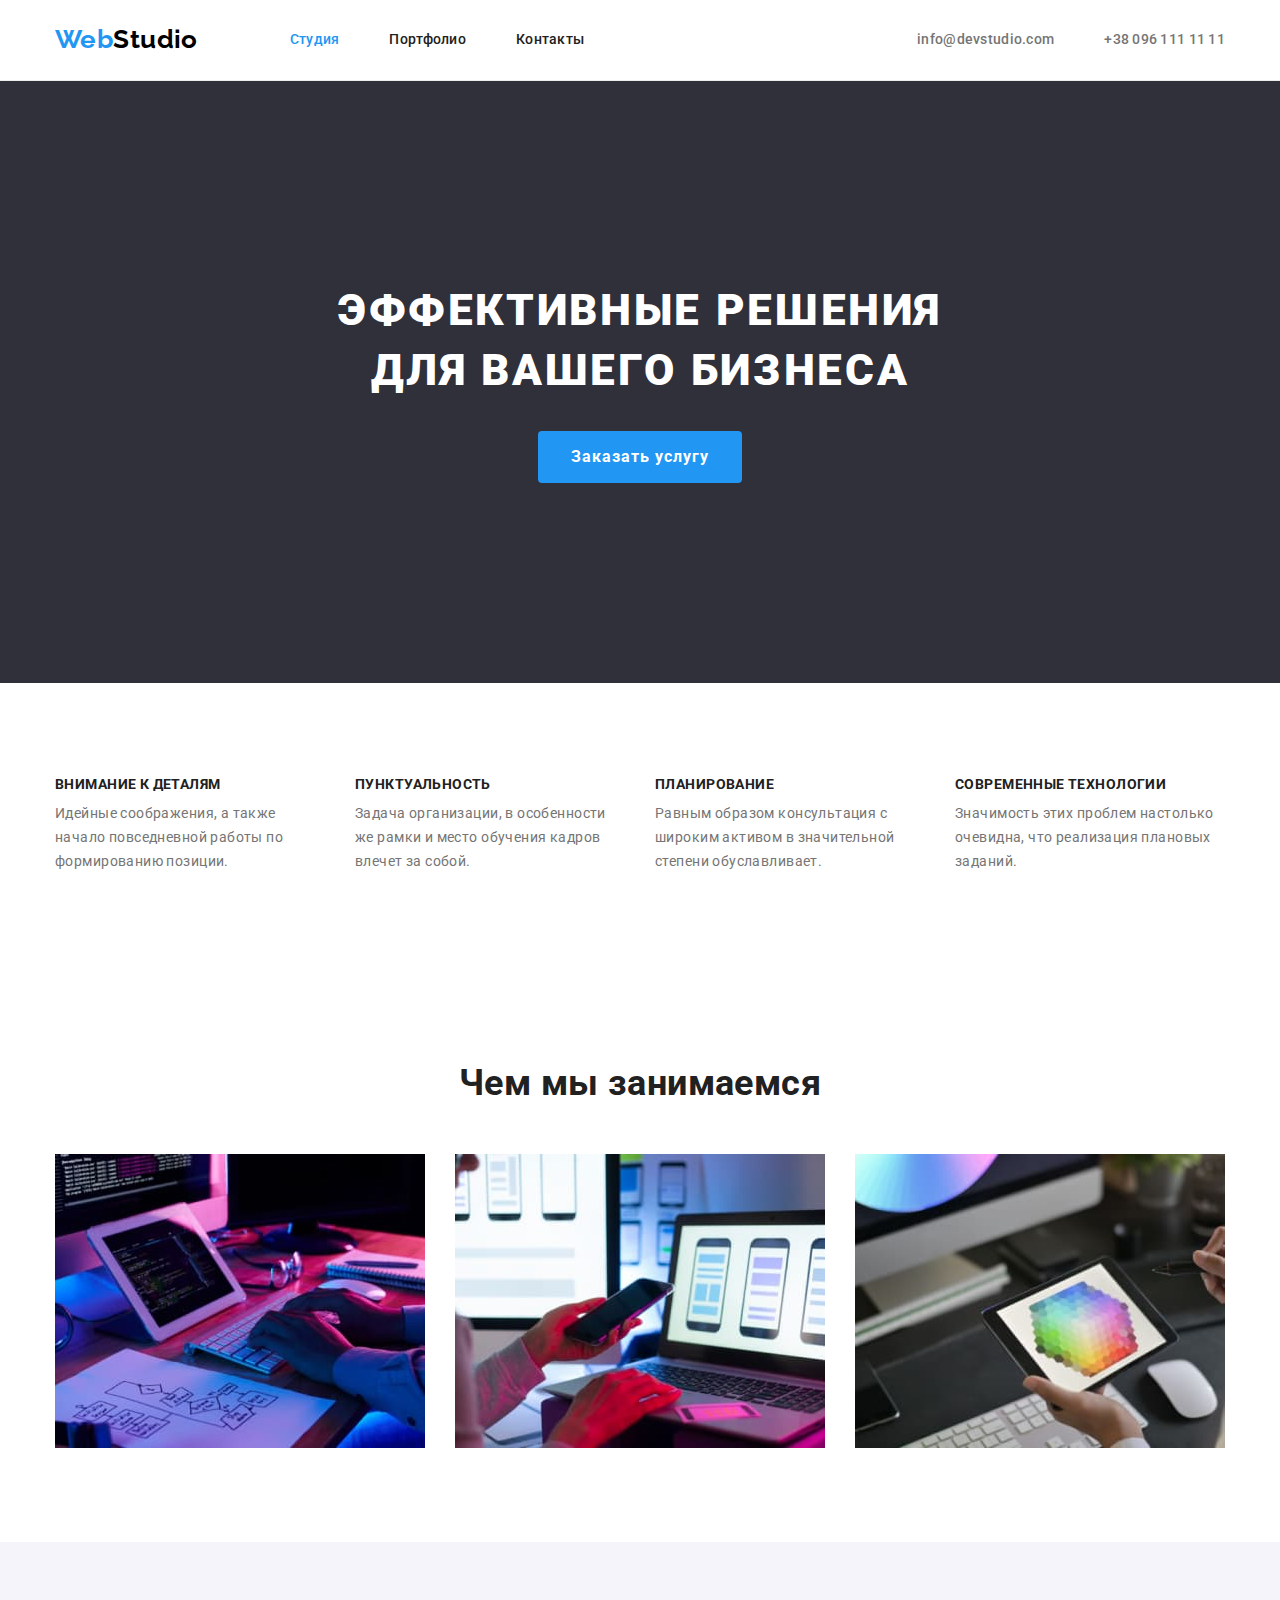
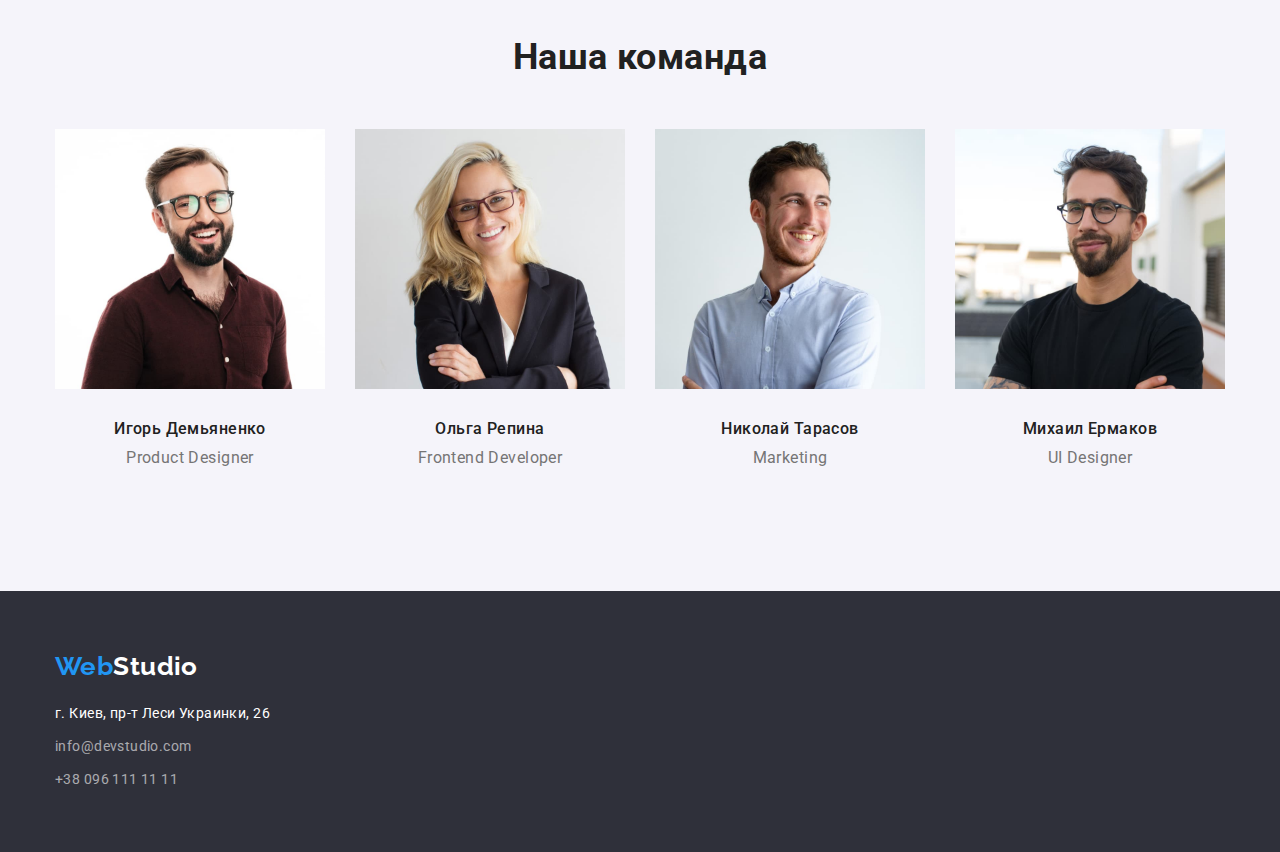
<file: index.html>
<!DOCTYPE html>
<html lang="ru">
  <head>
    <meta charset="UTF-8" />
    <meta http-equiv="X-UA-Compatible" content="IE=edge" />
    <meta name="viewport" content="width=device-width, initial-scale=1.0" />
    <title>Document</title>
    <link
      href="https://fonts.googleapis.com/css2?family=Raleway:wght@700&family=Roboto:wght@400;500;700&display=swap"
      rel="stylesheet"
    />
    <link
      rel="stylesheet"
      href="https://cdnjs.cloudflare.com/ajax/libs/modern-normalize/1.1.0/modern-normalize.min.css"
    />
    <link rel="stylesheet" href="./css/styles.css" />
  </head>

  <body>
    <!--Хедер-->
    <header class="header-section">
      <div class="container header-container">
        <nav class="main-nav">
          <!--Logo-->
          <a lang="en" href="./index.html" class="logo"
            ><span>Web</span>Studio</a
          >

          <!--Menu-->
          <ul class="site-nav list">
            <li class="item">
              <a href="./index.html" class="link current">Студия</a>
            </li>
            <li class="item">
              <a href="./portfolio.html" class="link">Портфолио</a>
            </li>
            <li class="item"><a href="" class="link">Контакты</a></li>
          </ul>
        </nav>

        <!--Contacts-->
        <ul class="contacts list">
          <li class="item">
            <a href="mailto:info@devstudio.com" class="contacts-link"
              >info@devstudio.com</a
            >
          </li>
          <li class="item">
            <a href="tel:+380961111111" class="contacts-link"
              >+38 096 111 11 11</a
            >
          </li>
        </ul>
      </div>
    </header>

    <main>
      <!--Hero-->
      <section class="hero">
        <div class="container">
          <h1 class="hero-title">Эффективные решения для вашего бизнеса</h1>
          <button class="button hero" type="button">Заказать услугу</button>
        </div>
      </section>

      <!--Our benefits-->
      <section class="section">
        <div class="container">
          <h2 class="section-title visually-hidden">Наши преимущества</h2>
          <ul class="benefits-list list">
            <li class="benefit-item">
              <h3 class="section-title benefit">Внимание к деталям</h3>
              <p>
                Идейные соображения, а также начало повседневной работы по
                формированию позиции.
              </p>
            </li>
            <li class="benefit-item">
              <h3 class="section-title benefit">Пунктуальность</h3>
              <p>
                Задача организации, в особенности же рамки и место обучения
                кадров влечет за собой.
              </p>
            </li>
            <li class="benefit-item">
              <h3 class="section-title benefit">Планирование</h3>
              <p>
                Равным образом консультация с широким активом в значительной
                степени обуславливает.
              </p>
            </li>
            <li class="benefit-item">
              <h3 class="section-title benefit">Современные технологии</h3>
              <p>
                Значимость этих проблем настолько очевидна, что реализация
                плановых заданий.
              </p>
            </li>
          </ul>
        </div>
      </section>

      <!--Our working process-->
      <section class="section">
        <div class="container">
          <h2 class="section-title">Чем мы занимаемся</h2>
          <ul class="working-list list">
            <li class="img-item">
              <img
                src="./images/working-proces/img1-1.jpg"
                alt="Мужчина за рабочим столом пишет код на компьютере"
                width="370"
                height="294"
                class="image"
              />
            </li>
            <li class="img-item">
              <img
                src="./images/working-proces/img1-2.jpg"
                alt="Женщина держит в руках телефон на фоне ноутбука"
                width="370"
                height="294"
                class="image"
              />
            </li>
            <li class="img-item">
              <img
                src="./images/working-proces/img1-3.jpg"
                alt="Палитра цветов для рисования на планшете"
                width="370"
                height="294"
                class="image"
              />
            </li>
          </ul>
        </div>
      </section>

      <!--Our team-->
      <section class="section team">
        <div class="container">
          <h2 class="section-title">Наша команда</h2>
          <ul class="team-list list">
            <li class="team-member">
              <img
                src="./images/our-team/img2-1.jpg"
                alt="Игорь Демьяненко"
                width="270"
                height="260"
                class="image"
              />
              <div class="member-container">
                <h3 class="member">Игорь Демьяненко</h3>
                <p class="specialization">Product Designer</p>
              </div>
            </li>

            <li class="team-member">
              <img
                src="./images/our-team/img2-2.jpg"
                alt="Ольга Репина"
                width="270"
                height="260"
                class="image"
              />
              <div class="member-container">
                <h3 class="member">Ольга Репина</h3>
                <p class="specialization">Frontend Developer</p>
              </div>
            </li>

            <li class="team-member">
              <img
                src="./images/our-team/img2-3.jpg"
                alt="Николай Тарасов"
                width="270"
                height="260"
                class="image"
              />
              <div class="member-container">
                <h3 class="member">Николай Тарасов</h3>
                <p class="specialization">Marketing</p>
              </div>
            </li>

            <li class="team-member">
              <img
                src="./images/our-team/img2-4.jpg"
                alt="Михаил Ермаков"
                width="270"
                height="260"
                class="image"
              />
              <div class="member-container">
                <h3 class="member">Михаил Ермаков</h3>
                <p class="specialization">UI Designer</p>
              </div>
            </li>
          </ul>
        </div>
      </section>
    </main>
    <!--Футер-->
    <footer class="bottom-contacts">
      <div class="container">
        <div>
          <!--Logo-->
          <a class="logo second" href="./index.html"><span>Web</span>Studio</a>

          <!--Contacts-->
          <address class="contacts bottom">
            <a
              href="https://goo.gl/maps/XSLMF2wzgLDrQB9y9"
              class="location lower-contact"
              target="_blank"
              rel="noopener noreferrer"
              >г. Киев, пр-т Леси Украинки, 26</a
            >
            <a href="mailto:info@devstudio.com" class="lower-contact"
              >info@devstudio.com</a
            >
            <a href="tel:+380961111111" class="lower-contact"
              >+38 096 111 11 11</a
            >
          </address>
        </div>
      </div>
    </footer>
  </body>
</html>
</file>
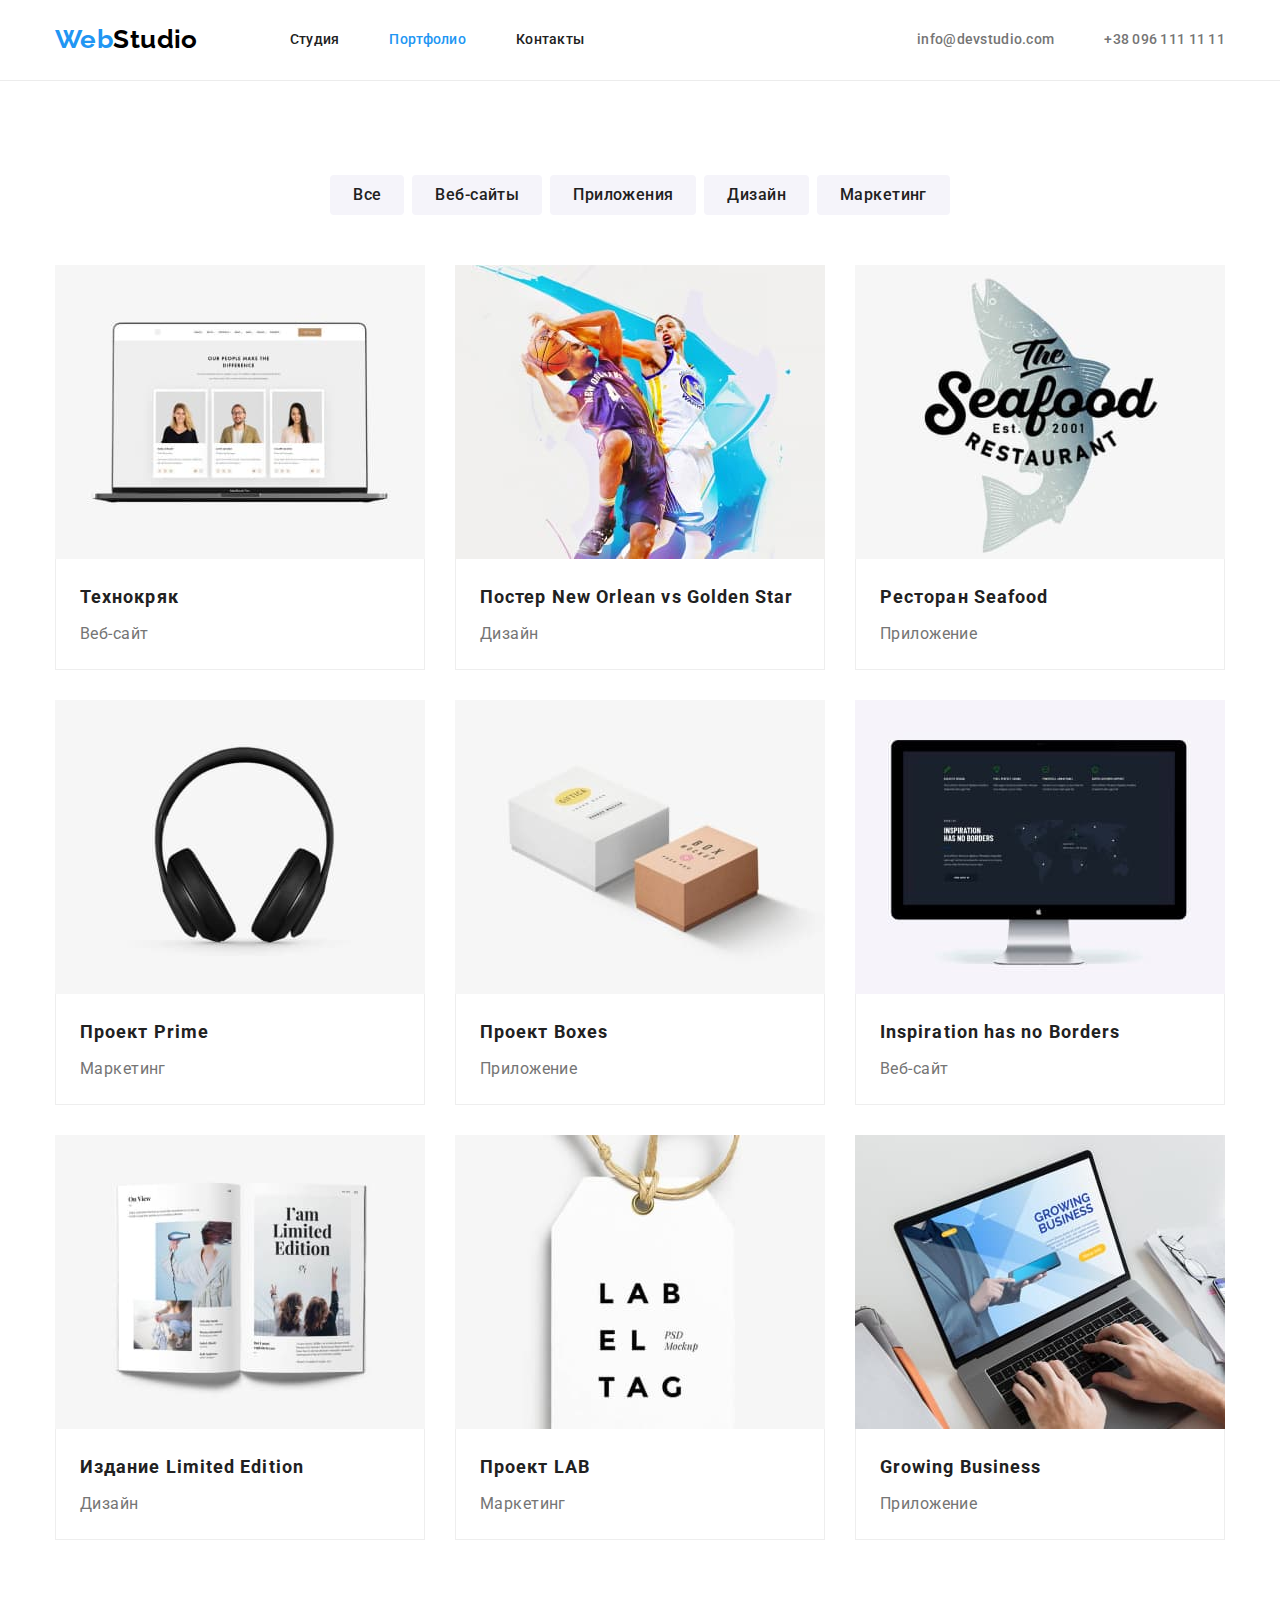
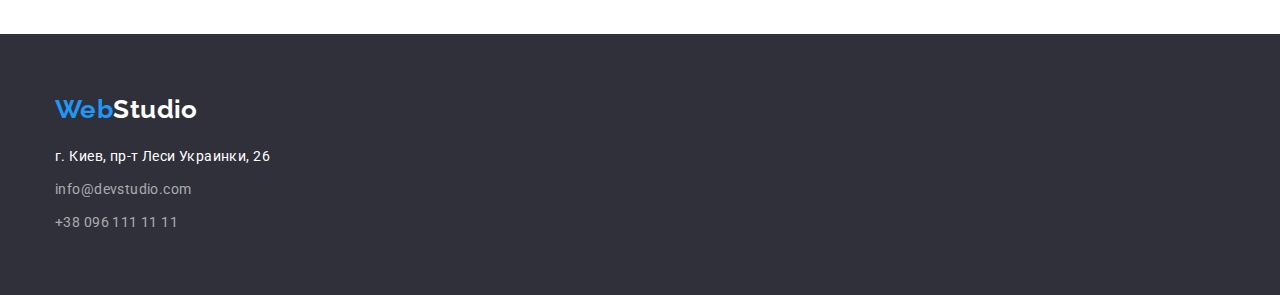
<file: portfolio.html>
<!DOCTYPE html>
<html lang="en">
  <head>
    <meta charset="UTF-8" />
    <meta http-equiv="X-UA-Compatible" content="IE=edge" />
    <meta name="viewport" content="width=device-width, initial-scale=1.0" />
    <title>Document</title>
    <link
      href="https://fonts.googleapis.com/css2?family=Raleway:wght@700&family=Roboto:wght@400;500;700&display=swap"
      rel="stylesheet"
    />
    <link
      rel="stylesheet"
      href="https://cdnjs.cloudflare.com/ajax/libs/modern-normalize/1.1.0/modern-normalize.min.css"
    />
    <link rel="stylesheet" href="./css/styles.css" />
  </head>
  <body>
    <!--Хедер-->
    <header class="header-section">
      <div class="container header-container">
        <nav class="main-nav">
          <!--Logo-->
          <a lang="en" href="./index.html" class="logo"
            ><span>Web</span>Studio</a
          >

          <!--Menu-->
          <ul class="site-nav list">
            <li class="item">
              <a href="./index.html" class="link">Студия</a>
            </li>
            <li class="item">
              <a href="./portfolio.html" class="link current">Портфолио</a>
            </li>
            <li class="item"><a href="" class="link">Контакты</a></li>
          </ul>
        </nav>

        <!--Contacts-->
        <ul class="contacts list">
          <li class="item">
            <a href="mailto:info@devstudio.com" class="contacts-link"
              >info@devstudio.com</a
            >
          </li>
          <li class="item">
            <a href="tel:+380961111111" class="contacts-link"
              >+38 096 111 11 11</a
            >
          </li>
        </ul>
      </div>
    </header>

    <main>
      <section class="section">
        <div class="container">
          <h1 class="section-title visually-hidden">Примеры работ</h1>
          <!-- Filter -->
          <div class="filter-container">
            <ul class="filter list">
              <li class="filter-item">
                <button type="button" class="filter-button button pointer">
                  Все
                </button>
              </li>
              <li class="filter-item">
                <button type="button" class="filter-button button pointer">
                  Веб-сайты
                </button>
              </li>
              <li class="filter-item">
                <button type="button" class="filter-button button pointer">
                  Приложения
                </button>
              </li>
              <li class="filter-item">
                <button type="button" class="filter-button button pointer">
                  Дизайн
                </button>
              </li>
              <li class="filter-item">
                <button type="button" class="filter-button button pointer">
                  Маркетинг
                </button>
              </li>
            </ul>
          </div>

          <!-- Gallery -->
          <div class="gallery-cards">
            <ul class="gallery list">
              <li class="card">
                <a href="" class="card-link">
                  <img
                    src="./images/portfolio/img3-1.jpg"
                    alt="Открытая интернет-страница на экране ноутбука"
                    width="370"
                    height="294"
                    class="image"
                  />
                  <div class="card-border">
                    <h2 class="card-title">Технокряк</h2>
                    <p class="card-text">Веб-сайт</p>
                  </div>
                </a>
              </li>

              <li class="card">
                <a href="" class="card-link">
                  <img
                    src="./images/portfolio/img3-2.jpg"
                    alt="Два баскетболиста сражаются за мяч"
                    width="370"
                    height="294"
                    class="image"
                  />
                  <div class="card-border">
                    <h2 class="card-title">Постер New Orlean vs Golden Star</h2>
                    <p class="card-text">Дизайн</p>
                  </div>
                </a>
              </li>

              <li class="card">
                <a href="" class="card-link">
                  <img
                    src="./images/portfolio/img3-3.jpg"
                    alt="Логотип ресторана морепродуктов"
                    width="370"
                    height="294"
                    class="image"
                  />
                  <div class="card-border">
                    <h2 class="card-title">Ресторан Seafood</h2>
                    <p class="card-text">Приложение</p>
                  </div>
                </a>
              </li>

              <li class="card">
                <a href="" class="card-link">
                  <img
                    src="./images/portfolio/img3-4.jpg"
                    alt="Беспроводные наушники"
                    width="370"
                    height="294"
                    class="image"
                  />
                  <div class="card-border">
                    <h2 class="card-title">Проект Prime</h2>
                    <p class="card-text">Маркетинг</p>
                  </div>
                </a>
              </li>

              <li class="card">
                <a href="" class="card-link">
                  <img
                    src="./images/portfolio/img3-5.jpg"
                    alt="Две фирменные коробки для упаковки товара"
                    width="370"
                    height="294"
                    class="image"
                  />
                  <div class="card-border">
                    <h2 class="card-title">Проект Boxes</h2>
                    <p class="card-text">Приложение</p>
                  </div>
                </a>
              </li>

              <li class="card">
                <a href="" class="card-link">
                  <img
                    src="./images/portfolio/img3-6.jpg"
                    alt="Монитор компьютера"
                    width="370"
                    height="294"
                    class="image"
                  />
                  <div class="card-border">
                    <h2 class="card-title">Inspiration has no Borders</h2>
                    <p class="card-text">Веб-сайт</p>
                  </div>
                </a>
              </li>

              <li class="card">
                <a href="" class="card-link">
                  <img
                    src="./images/portfolio/img3-7.jpg"
                    alt="Открытая книга с иллюстрациями"
                    width="370"
                    height="294"
                    class="image"
                  />
                  <div class="card-border">
                    <h2 class="card-title">Издание Limited Edition</h2>
                    <p class="card-text">Дизайн</p>
                  </div>
                </a>
              </li>

              <li class="card">
                <a href="" class="card-link">
                  <img
                    src="./images/portfolio/img3-8.jpg"
                    alt="Товарная бирка от магазина"
                    width="370"
                    height="294"
                    class="image"
                  />
                  <div class="card-border">
                    <h2 class="card-title">Проект LAB</h2>
                    <p class="card-text">Маркетинг</p>
                  </div>
                </a>
              </li>

              <li class="card">
                <a href="" class="card-link">
                  <img
                    src="./images/portfolio/img3-9.jpg"
                    alt="Мужчина работает за ноутбуком"
                    width="370"
                    height="294"
                    class="image"
                  />
                  <div class="card-border">
                    <h2 class="card-title">Growing Business</h2>
                    <p class="card-text">Приложение</p>
                  </div>
                </a>
              </li>
            </ul>
          </div>
        </div>
      </section>
    </main>
    <!--Футер-->
    <footer class="bottom-contacts">
      <div class="container">
        <div>
          <!--Logo-->
          <a class="logo second" href="./index.html"><span>Web</span>Studio</a>

          <!--Contacts-->
          <address class="contacts bottom">
            <a
              href="https://goo.gl/maps/XSLMF2wzgLDrQB9y9"
              class="location lower-contact"
              target="_blank"
              rel="noopener noreferrer"
              >г. Киев, пр-т Леси Украинки, 26</a
            >
            <a href="mailto:info@devstudio.com" class="lower-contact"
              >info@devstudio.com</a
            >
            <a href="tel:+380961111111" class="lower-contact"
              >+38 096 111 11 11</a
            >
          </address>
        </div>
      </div>
    </footer>
  </body>
</html>
</file>
<file: css/styles.css>
/* ===== MAIN PAGE ===== */
/* !!!!!!!!!!!!DELETE!!!!!!!!!! */

/* ===== Variables ===== */
:root {
  --accent-color: #2196f3;
  --main-text-color: #757575;
  --title-text-color: #212121;
  --secondary-text-color: #ffffff;
  --primary-background-color: #ffffff;
  --secondary-background-color: #f5f4fa;
  --accent-background-color: #2f303a;
  --logo-color: #000000;
  --logo-color-footer: #ffffff;
  --card-border-color: #eeeeee;
}

/* =====Components===== */

body {
  color: var(--main-text-color);
  background-color: var(--primary-background-color);

  font-family: "Roboto", sans-serif;
  font-weight: 400;
  font-size: 14px;
  line-height: 1.71;
  letter-spacing: 0.03em;
}

.list {
  list-style: none;

  padding: 0;
  margin: 0;
}

h1,
h2,
h3,
h4,
h5,
h6,
p {
  margin-top: 0;
  margin-bottom: 0;
}

.container {
  width: 1200px;
  padding-left: 15px;
  padding-right: 15px;
  margin-left: auto;
  margin-right: auto;
}

.button {
  display: inline-block;
  border: 1px solid transparent;
  border-radius: 4px;
  padding: 6px 22px;

  cursor: pointer;

  color: var(--title-text-color);
  background-color: var(--secondary-background-color);

  font-family: inherit;
  font-weight: 500;
  font-size: 16px;
  line-height: 1.62;
  letter-spacing: inherit;
  text-align: center;
}

.section {
  padding-top: 94px;
  padding-bottom: 94px;
}

.section-title {
  color: var(--title-text-color);

  font-weight: 700;
  font-size: 36px;
  line-height: 1.17;
  text-align: center;

  margin-bottom: 50px;
}

.contacts {
  font-style: normal;
  line-height: 1.71;
}

.image {
  display: block;
}

.section-title.visually-hidden {
  position: absolute !important;
  clip: rect(1px 1px 1px 1px);
}
/* =====End Components===== */

/* ===== Header ===== */

.header-container,
.main-nav {
  display: flex;
  align-items: center;
  justify-content: flex-end;
}

.header-section {
  border-bottom: 1px solid #ececec;
}

.logo {
  color: var(--logo-color);

  font-family: "Raleway", sans-serif;
  font-weight: 700;
  font-size: 26px;
  line-height: 1.2;

  text-decoration: none;
}

.logo > span {
  color: var(--accent-color);
}

/* ===== Navigation ===== */

.site-nav {
  display: flex;
  margin-left: 92px;
}

.site-nav .item:not(:first-child) {
  margin-left: 50px;
}

.site-nav .link {
  display: block;
  padding-top: 32px;
  padding-bottom: 32px;

  color: var(--title-text-color);

  font-weight: 500;
  line-height: 1.14;
  letter-spacing: 0.02em;

  text-decoration: none;
}

.site-nav .link:hover,
.site-nav .link:focus {
  color: var(--accent-color);
}

.site-nav .link.current {
  color: var(--accent-color);
}

/* ===== Contacts ===== */

.contacts.list {
  display: flex;
  margin-left: auto;
}

.contacts .item:not(:first-child) {
  margin-left: 50px;
}

.contacts-link {
  display: block;
  padding-top: 32px;
  padding-bottom: 32px;

  color: var(--main-text-color);

  font-weight: 500;
  font-size: 14px;
  line-height: 1.14;
  letter-spacing: 0.02em;

  text-decoration: none;
}

.contacts-link:hover,
.contacts-link:focus {
  color: var(--accent-color);
}

/* ===== End Header ===== */

/* ===== Hero ===== */

.hero {
  padding-top: 200px;
  padding-bottom: 200px;
  background-color: var(--accent-background-color);

  text-align: center;
}
.hero-title {
  width: 696px;
  margin-left: auto;
  margin-right: auto;
  margin-bottom: 30px;

  color: var(--secondary-text-color);

  font-weight: 900;
  font-size: 44px;
  line-height: 1.36;
  letter-spacing: 0.06em;
  text-transform: uppercase;
}

.button.hero {
  color: var(--secondary-text-color);
  background-color: var(--accent-color);

  font-weight: 700;
  line-height: 1.87;
  letter-spacing: 0.06em;

  padding: 10px 32px;
  min-width: 200px;
}

.button.hero:hover,
.button.hero:focus {
  background-color: #188ce8;
}

/* ===== End Hero ===== */

/* ===== Our benefits ===== */

.section-title.benefit {
  color: var(--title-text-color);

  font-size: 14px;
  line-height: 1.14;
  text-transform: uppercase;
  text-align: left;

  margin-bottom: 10px;
}
.benefits-list {
  display: flex;
  flex-wrap: wrap;
  margin-left: -30px;
  margin-top: -30px;
}

.benefit-item {
  margin-left: 30px;
  margin-top: 30px;
  flex-basis: calc((100% - 4 * 30px) / 4);
}

/* ===== End Our benefits ===== */

/* ===== Our working process ===== */

.working-list {
  display: flex;
  flex-wrap: wrap;
  margin-left: -30px;
  margin-top: -30px;
}

.img-item {
  margin-left: 30px;
  margin-top: 30px;
  flex-basis: calc((100% - 3 * 30px) / 3);
}

/* ===== End Our working proces ===== */

/* ===== Our team ===== */

.team {
  background-color: var(--secondary-background-color);
}
.member {
  margin-bottom: 10px;

  color: var(--title-text-color);

  font-weight: 500;
  font-size: 16px;
  line-height: 1.19;
}

.specialization {
  font-size: 16px;
  line-height: 1.19;
}

.team-list {
  display: flex;
  flex-wrap: wrap;
  margin-left: -30px;
  margin-top: -30px;
}

.team-member {
  margin-left: 30px;
  margin-top: 30px;
  flex-basis: calc((100% - 4 * 30px) / 4);

  text-align: center;
}

.member-container {
  padding: 30px 20px;
}

/* ===== End Our team ===== */

/* ===== Footer ===== */

.bottom-contacts {
  padding-top: 60px;
  padding-bottom: 60px;

  background-color: var(--accent-background-color);
}

.contacts.bottom {
  display: flex;
  flex-direction: column;
}

.logo.second {
  display: block;
  margin-bottom: 20px;

  color: var(--logo-color-footer);
  background-color: var(--accent-background-color);
}

.location.lower-contact {
  color: var(--secondary-text-color);
}

.lower-contact {
  color: rgba(255, 255, 255, 0.6);

  text-decoration: none;
}

.lower-contact:not(:last-child) {
  margin-bottom: 9px;
}

.lower-contact:hover,
.lower-contact:focus {
  color: var(--accent-color);
}
/* ===== End Footer ===== */

/* ===== PORTFOLIO PAGE ===== */

/* ===== Filter ===== */

.filter {
  display: flex;
  justify-content: center;
}

.filter-item:not(:first-child) {
  margin-left: 8px;
}

.filter-button {
  color: var(--title-text-color);
  background-color: var(--secondary-background-color);

  font-family: inherit;
  font-weight: 500;
  font-size: 16px;
  line-height: 1.62;
  letter-spacing: inherit;

  text-align: center;
}

.filter-button:hover,
.filter-button:focus {
  color: var(--secondary-text-color);
  background-color: var(--accent-color);
}

.filter-container {
  margin-bottom: 50px;
}

/* ===== End Filter ===== */

/* ===== Gallery ===== */

.gallery {
  display: flex;
  flex-wrap: wrap;
  margin-left: -30px;
  margin-top: -30px;
}

.card {
  margin-left: 30px;
  margin-top: 30px;
  flex-basis: calc((100% - 3 * 30px) / 3);
}

.card-link {
  /* display: block; */

  text-decoration: none;
}

.card-title {
  color: var(--title-text-color);

  font-weight: 700;
  font-size: 18px;
  line-height: 2;
  letter-spacing: 0.06em;

  margin-bottom: 4px;
}

.card-text {
  color: var(--main-text-color);

  font-size: 16px;
  line-height: 1.87;
}

.card-border {
  padding: 20px 24px;
  border-right: 1px solid var(--card-border-color);
  border-bottom: 1px solid var(--card-border-color);
  border-left: 1px solid var(--card-border-color);
}

/* ===== End Gallery ===== */
</file>
